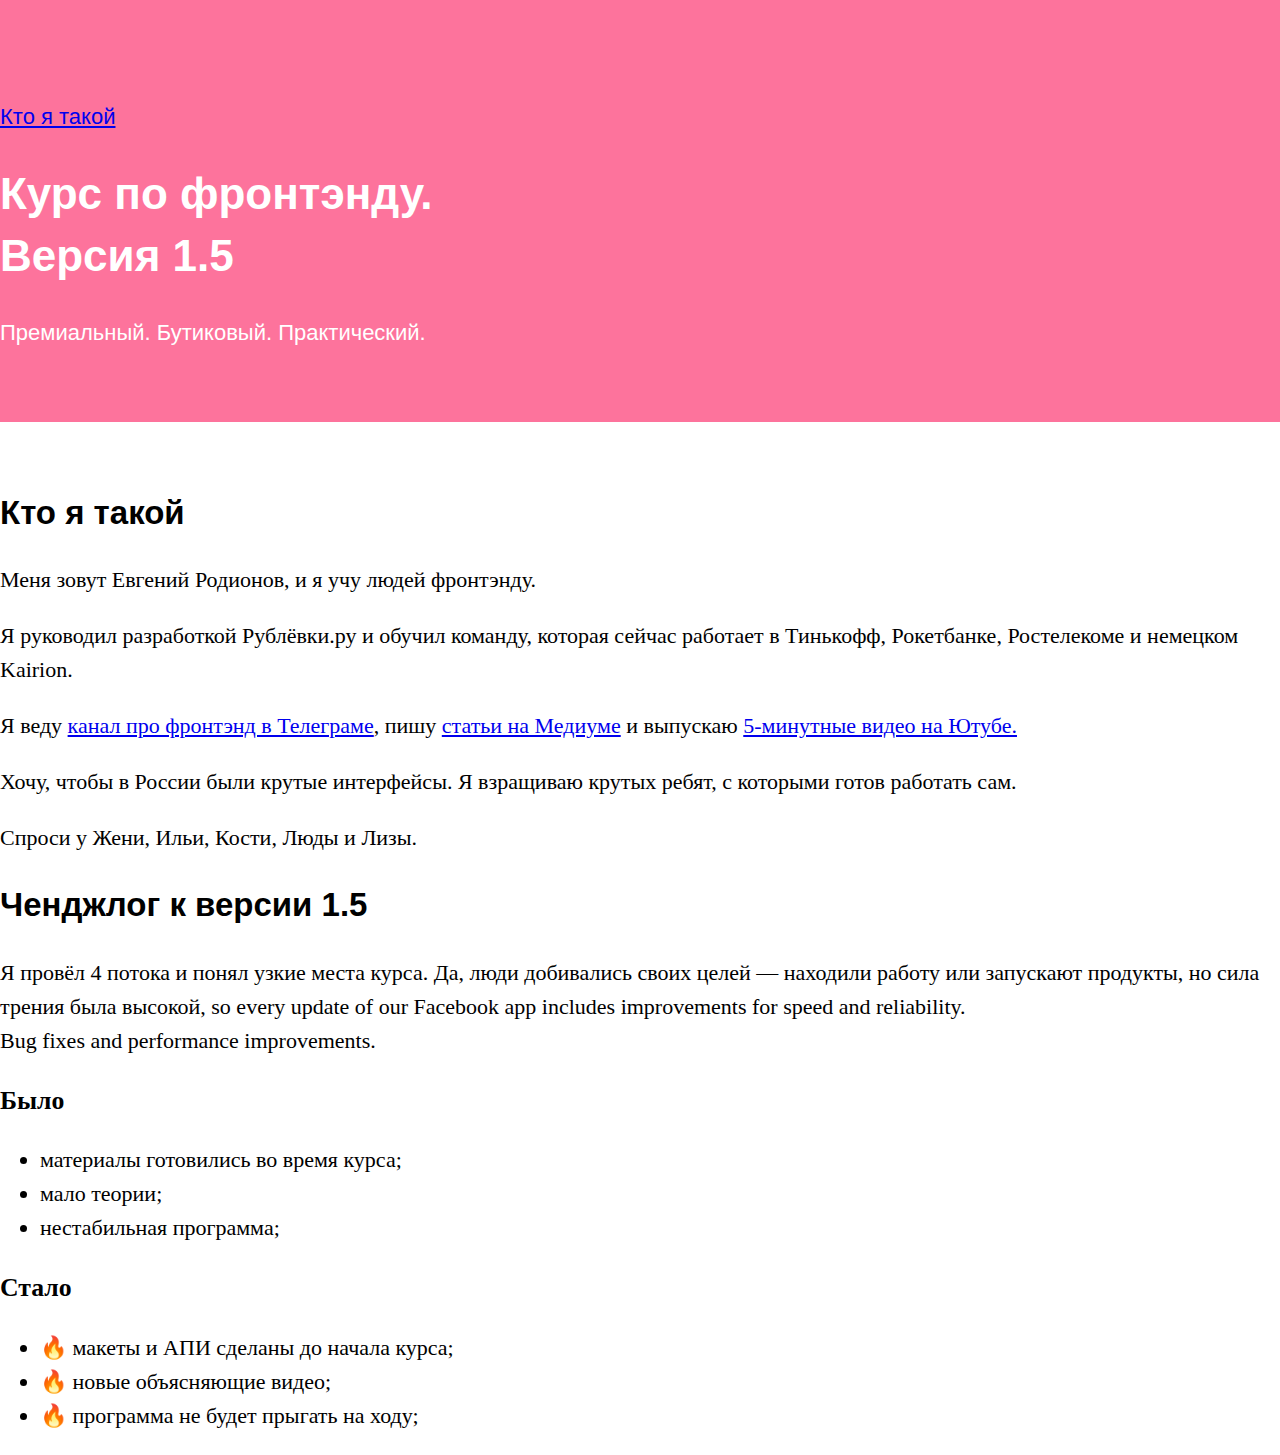
<file: index.html>
<!DOCTYPE html>
<html>
  
  <head>
    <title>Курс по фронтэнду 1.5</title>
    <link rel="stylesheet" href="./normalize.css">
    <link rel="stylesheet" href="./index.css">
  </head>
  
  <body>
    <header>
      <nav><a href="#whoami">Кто я такой</a></nav>
      <h1>Курс по фронтэнду.<br>Версия 1.5</h1>
      <p>Премиальный. Бутиковый. Практический.</p>
    </header>

    <main>
      <section id="whoami">
        <h2>Кто я такой</h2>
        <p>Меня зовут Евгений Родионов, и я учу людей фронтэнду.</p>
        <p>Я руководил разработкой Рублёвки.ру и обучил команду,
          которая сейчас работает в Тинькофф, Рокетбанке, Ростелекоме
          и немецком Kairion.</p>
        <p>Я веду
          <a href="https://t.me/joinchat/AAAAAEJm-90MEdkLhYprhw">канал про фронтэнд в Телеграме</a>, пишу
          <a href="https://medium.com/родионов-и-разработка">статьи на Медиуме</a> и выпускаю
          <a href="https://www.youtube.com/evgenyrodionov">5-минутные видео на Ютубе.</a></p>
        <p>Хочу, чтобы в России были крутые интерфейсы.
          Я взращиваю крутых ребят, с которыми готов работать сам.</p>
        <aside>Спроси у Жени, Ильи, Кости, Люды и Лизы.</aside>
      </section>
      
      <section id="changelog">
        <h2>Ченджлог к версии 1.5</h2>
        <p>Я провёл 4 потока и понял узкие места курса.
          Да, люди добивались своих целей — находили работу или запускают продукты,
          но сила трения была высокой, so every update of our Facebook app
          includes improvements for speed and reliability.
          <br>Bug fixes and performance improvements.</p>
        
        <h3>Было</h3>
        <ul>
          <li>материалы готовились во время курса;</li>
          <li>мало теории;</li>
          <li>нестабильная программа;</li>
        </ul>
        
        <h3>Стало</h3>
        <ul>
          <li>&#128293; макеты и АПИ сделаны до начала курса;</li>
          <li>&#128293; новые объясняющие видео;</li>
          <li>&#128293; программа не будет прыгать на ходу;</li>
        </ul>
      </section>
    </main>
  </body>

</html>
</file>
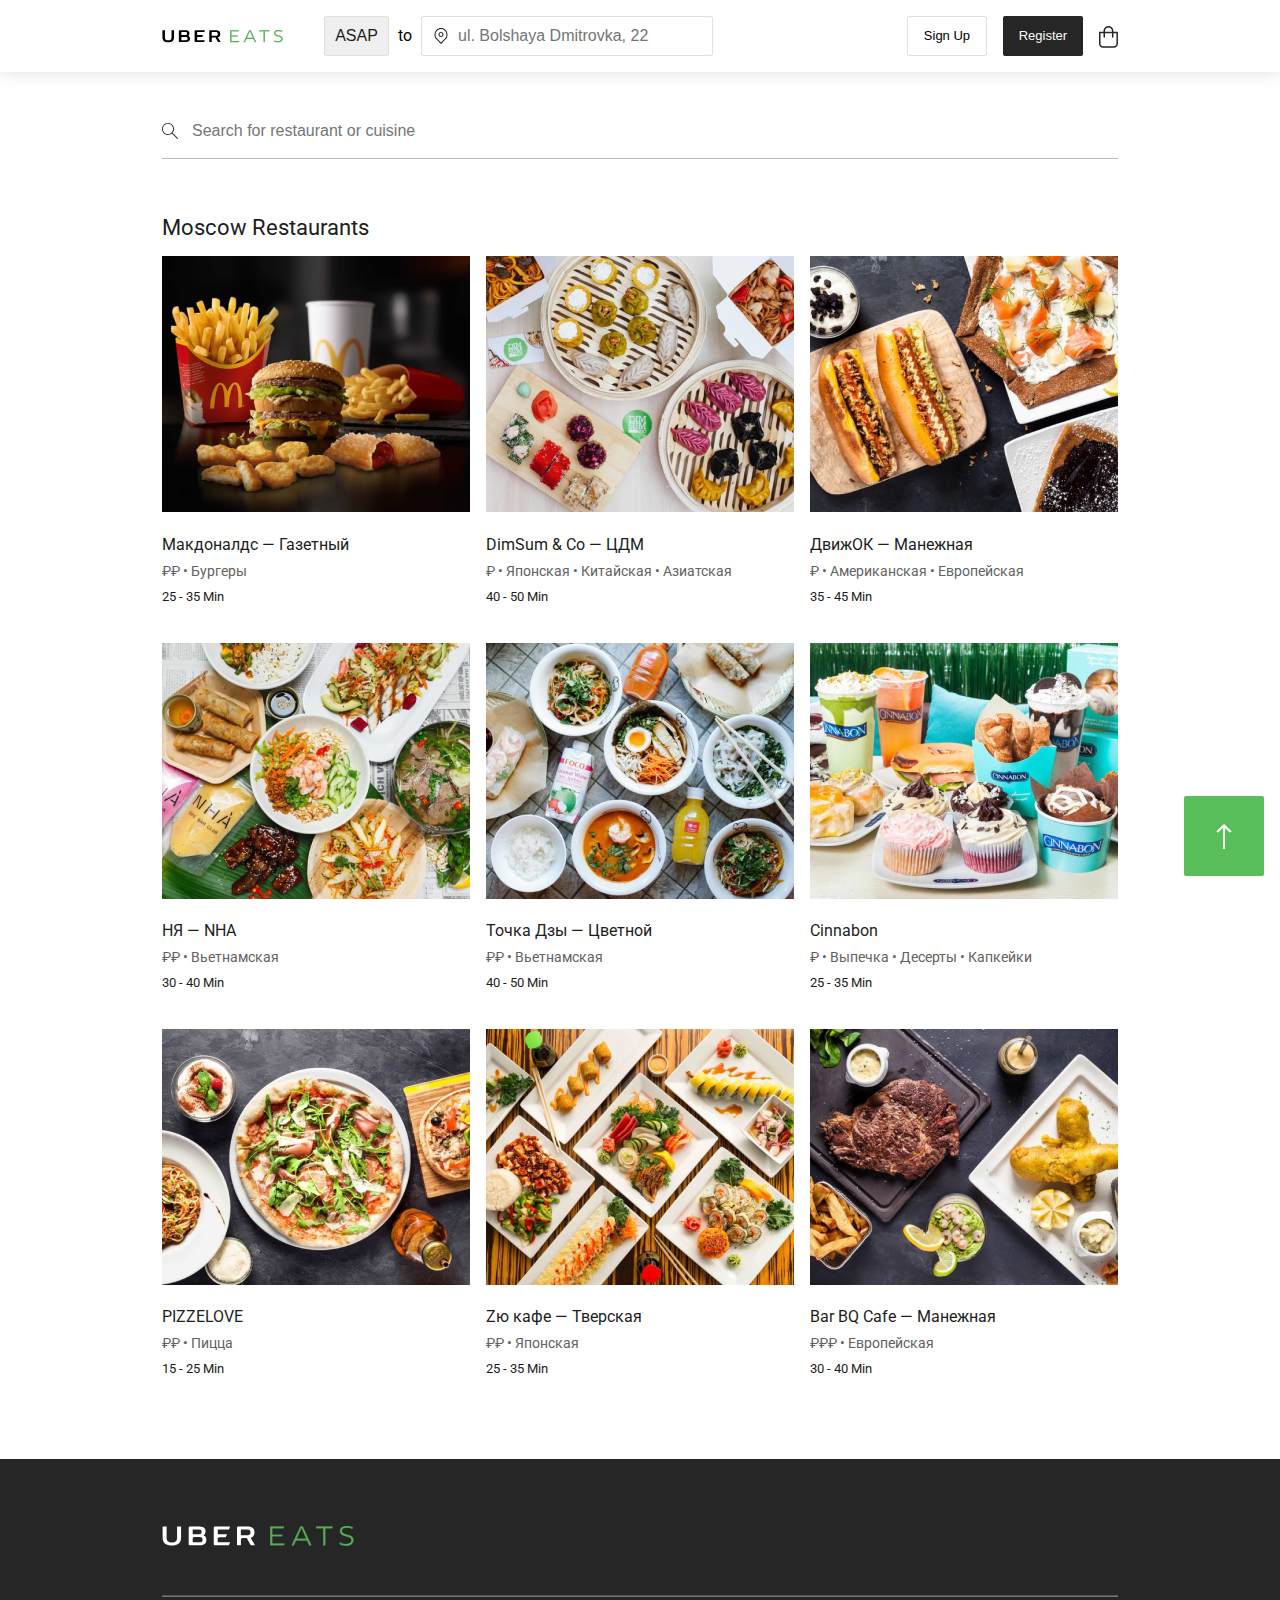
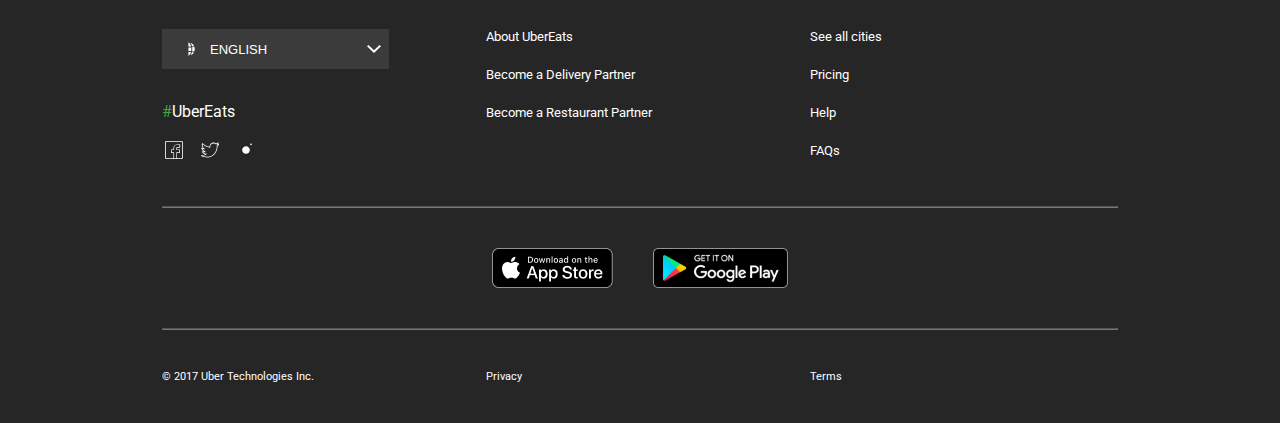
<file: ubereats/index.html>
<!DOCTYPE html>
<html>
<head>
  <title>UberEats</title>
  <meta charset="utf-8">
  <meta http-equiv="X-UA-Compatible" content="IE=edge">
  <meta name="viewport" content="width=device-width, initial-scale=1">
  <link rel="stylesheet" href="./css/normalize.css">
  <link rel="stylesheet" href="./css/styles.css?v=1">
  <link rel="stylesheet" href="https://fonts.googleapis.com/css?family=Roboto">
  <link rel="shortcut icon" href="./favicon.ico" type="image/x-icon">
</head>
<body>

  <header class="header">
    <div class="container">
      <div class="row">

        <div class="col-md-2 col-sm-2 col-xs-4">
          <div class="logo">
            <img class="logo__item" src="./images/logo-black.svg" alt="UberEats" title="UberEats">
          </div>
        </div>

        <div class="col-md-6 col-sm-6">
          <div class="location">
            <form class="location__form" action="#">
              <select class="location__time" name="time">
                <option value="ASAP">ASAP</option>
              </select>
              <p class="location__text">to</p>
              <input class="location__address" type="text" placeholder="ul. Bolshaya Dmitrovka, 22"></label>
            </form>
          </div>
        </div>

        <div class="col-md-4 col-sm-3 col-xs-6">
          <div class="header__buttons">
            <button class="header__button header__button--sign-up">Sign Up</button>
            <button class="header__button header__button--register header__button--margin-right">Register</button>
            <button class="header__button-basket"></button>
          </div>
        </div>

      </div>
    </div>
  </header>

  <section class="restaurant-list">
    <div class="container">
      <div class="row">

        <div class="col-md-12 col-sm-12 col-xs-12">
          <div class="restaurant-list__search">
            <form class="restaurant-list__form" action="#">
              <input class="restaurant-list__input" type="text" placeholder="Search for restaurant or cuisine">
            </form>
          </div>
        </div>

        <div class="col-xs-12">
          <div class="location location--mobile">
            <form class="location__form" action="#">
              <label class="location__label">When
                <select class="location__time" name="time">
                  <option value="ASAP">ASAP</option>
                </select>
              </label>
              <label class="location__label location__label--margin-right">To<input class="location__address" type="text" placeholder="ul. Bolshaya Dmitrovka, 22"></label>
            </form>
          </div>
        </div>
        
        <div class="col-xs-12">
          <h1 class="restaurant-list__title">
            Moscow Restaurants
          </h1>
        </div>

        <div class="col-md-4 col-sm-6 col-xs-12">
          <div class="restaurant-list__item">
            <img class="restaurant-list__photo" src="./images/photo1.png" alt="Макдоналдс — Газетный" title="Макдоналдс — Газетный">
            <h2 class="restaurant-list__name">Макдоналдс — Газетный</h2>
            <h3 class="restaurant-list__category">₽₽ • Бургеры</h3>
            <h4 class="restaurant-list__time">25 - 35 Min</h4>
          </div>
        </div>

        <div class="col-md-4 col-sm-6 col-xs-12">
          <div class="restaurant-list__item">
            <img class="restaurant-list__photo" src="./images/photo2.png" alt="DimSum & Co — ЦДМ" title="DimSum & Co — ЦДМ">
            <h2 class="restaurant-list__name">DimSum & Co — ЦДМ</h2>
            <h3 class="restaurant-list__category">₽ • Японская • Китайская • Азиатская</h3>
            <h4 class="restaurant-list__time">40 - 50 Min</h4>
          </div>
        </div>

        <div class="col-md-4 col-sm-6 col-xs-12">
          <div class="restaurant-list__item">
            <img class="restaurant-list__photo" src="./images/photo3.png" alt="ДвижОК — Манежная" title="ДвижОК — Манежная">
            <h2 class="restaurant-list__name">ДвижОК — Манежная</h2>
            <h3 class="restaurant-list__category">₽ • Американская • Европейская</h3>
            <h4 class="restaurant-list__time">35 - 45 Min</h4>
          </div>
        </div>

        <div class="col-md-4 col-sm-6 col-xs-12">
          <div class="restaurant-list__item">
            <img class="restaurant-list__photo" src="./images/photo4.png" alt="НЯ — NHA" title="НЯ — NHA">
            <h2 class="restaurant-list__name">НЯ — NHA</h2>
            <h3 class="restaurant-list__category">₽₽ • Вьетнамская</h3>
            <h4 class="restaurant-list__time">30 - 40 Min</h4>
          </div>
        </div>

        <div class="col-md-4 col-sm-6 col-xs-12">
          <div class="restaurant-list__item">
            <img class="restaurant-list__photo" src="./images/photo5.png" alt="Точка Дзы — Цветной" title="Точка Дзы — Цветной">
            <h2 class="restaurant-list__name">Точка Дзы — Цветной</h2>
            <h3 class="restaurant-list__category">₽₽ • Вьетнамская</h3>
            <h4 class="restaurant-list__time">40 - 50 Min</h4>
          </div>
        </div>

        <div class="col-md-4 col-sm-6 col-xs-12">
          <div class="restaurant-list__item">
            <img class="restaurant-list__photo" src="./images/photo6.png" alt="Cinnabon" title="Cinnabon">
            <h2 class="restaurant-list__name">Cinnabon</h2>
            <h3 class="restaurant-list__category">₽ • Выпечка • Десерты • Капкейки</h3>
            <h4 class="restaurant-list__time">25 - 35 Min</h4>
          </div>
        </div>

        <div class="col-md-4 col-sm-6 col-xs-12">
          <div class="restaurant-list__item">
            <img class="restaurant-list__photo" src="./images/photo7.png" alt="PIZZELOVE" title="PIZZELOVE">
            <h2 class="restaurant-list__name">PIZZELOVE</h2>
            <h3 class="restaurant-list__category">₽₽ • Пицца</h3>
            <h4 class="restaurant-list__time">15 - 25 Min</h4>
          </div>
        </div>

        <div class="col-md-4 col-sm-6 col-xs-12">
          <div class="restaurant-list__item">
            <img class="restaurant-list__photo" src="./images/photo8.png" alt="Zю кафе — Тверская" title="Zю кафе — Тверская">
            <h2 class="restaurant-list__name">Zю кафе — Тверская</h2>
            <h3 class="restaurant-list__category">₽₽ • Японская</h3>
            <h4 class="restaurant-list__time">25 - 35 Min</h4>
          </div>
        </div>

        <div class="col-md-4 col-sm-6 col-xs-12">
          <div class="restaurant-list__item">
            <img class="restaurant-list__photo" src="./images/photo9.png" alt="Bar BQ Cafe — Манежная" title="Bar BQ Cafe — Манежная">
            <h2 class="restaurant-list__name">Bar BQ Cafe — Манежная</h2>
            <h3 class="restaurant-list__category">₽₽₽ • Европейская</h3>
            <h4 class="restaurant-list__time">30 - 40 Min</h4>
          </div>
        </div>

      </div>
    </div>
  </section>

  <footer class="footer">
    <div class="container">
      <div class="row">
        
        <div class="col-md-12 col-sm-12 col-xs-12">
          <div class="logo logo--footer">
            <img class="logo__item logo__item--footer" src="./images/logo-white.svg" alt="UberEats" title="UberEats">
          </div>
          <hr class="footer__line">
        </div>

        <div class="col-md-4 col-sm-4 col-xs-12">
          <div class="footer__language">
            <select class="footer__select" name="language">
              <option value="English">English</option>
            </select>
          </div>

          <h5 class="footer__hash-tag">
            <span class="footer__hash-tag--green">#</span>UberEats
          </h5>
          
          <div class="footer__social">
            <a class="social-item social-item--facebook" href="#"></a>
            <a class="social-item social-item--twitter" href="#"></a>
            <a class="social-item social-item--instagram" href="#"></a>
          </div>
        </div>

        <div class="col-md-4 col-sm-4 col-xs-12">
          <div class="footer__menu footer__menu--margin-top">
            <a class="menu-item" href="#">About UberEats</a>
            <a class="menu-item" href="#">Become a Delivery Partner</a>
            <a class="menu-item" href="#">Become a Restaurant Partner</a>
          </div>
        </div>

        <div class="col-md-4 col-sm-4 col-xs-12">
          <div class="footer__menu footer__menu--margin-bottom">
            <a class="menu-item" href="#">See all cities</a>
            <a class="menu-item" href="#">Pricing</a>
            <a class="menu-item" href="#">Help</a>
            <a class="menu-item" href="#">FAQs</a>
          </div>
        </div>

        <div class="col-md-12 col-sm-12 col-xs-12">
          <hr class="footer__line">
        </div>

        <div class="col-md-12 col-sm-12 col-xs-12">
          <div class="footer__apps">
            <a class="link-app link-app--appstore" href="#"></a>
            <a class="link-app link-app--googleplay" href="#"></a>
          </div>
        </div>

        <div class="col-md-12 col-sm-12 col-xs-12">
          <hr class="footer__line">
        </div>

        <div class="col-md-4 col-sm-4 col-xs-12">
          <p class="footer__copyright footer__copyright--margin-top" href="#">© 2017 Uber Technologies Inc.</p>
        </div>
        <div class="col-md-4 col-sm-4 col-xs-12">
          <a class="footer__copyright" href="#">Privacy</a>
        </div>
        <div class="col-md-4 col-sm-4 col-xs-12">
          <a class="footer__copyright footer__copyright--margin-bottom" href="#">Terms</a>
        </div>

      </div>
    </div>
  </footer>

  <a class="body__scroll" href="#"></a>
  
</body>
</html>
</file>
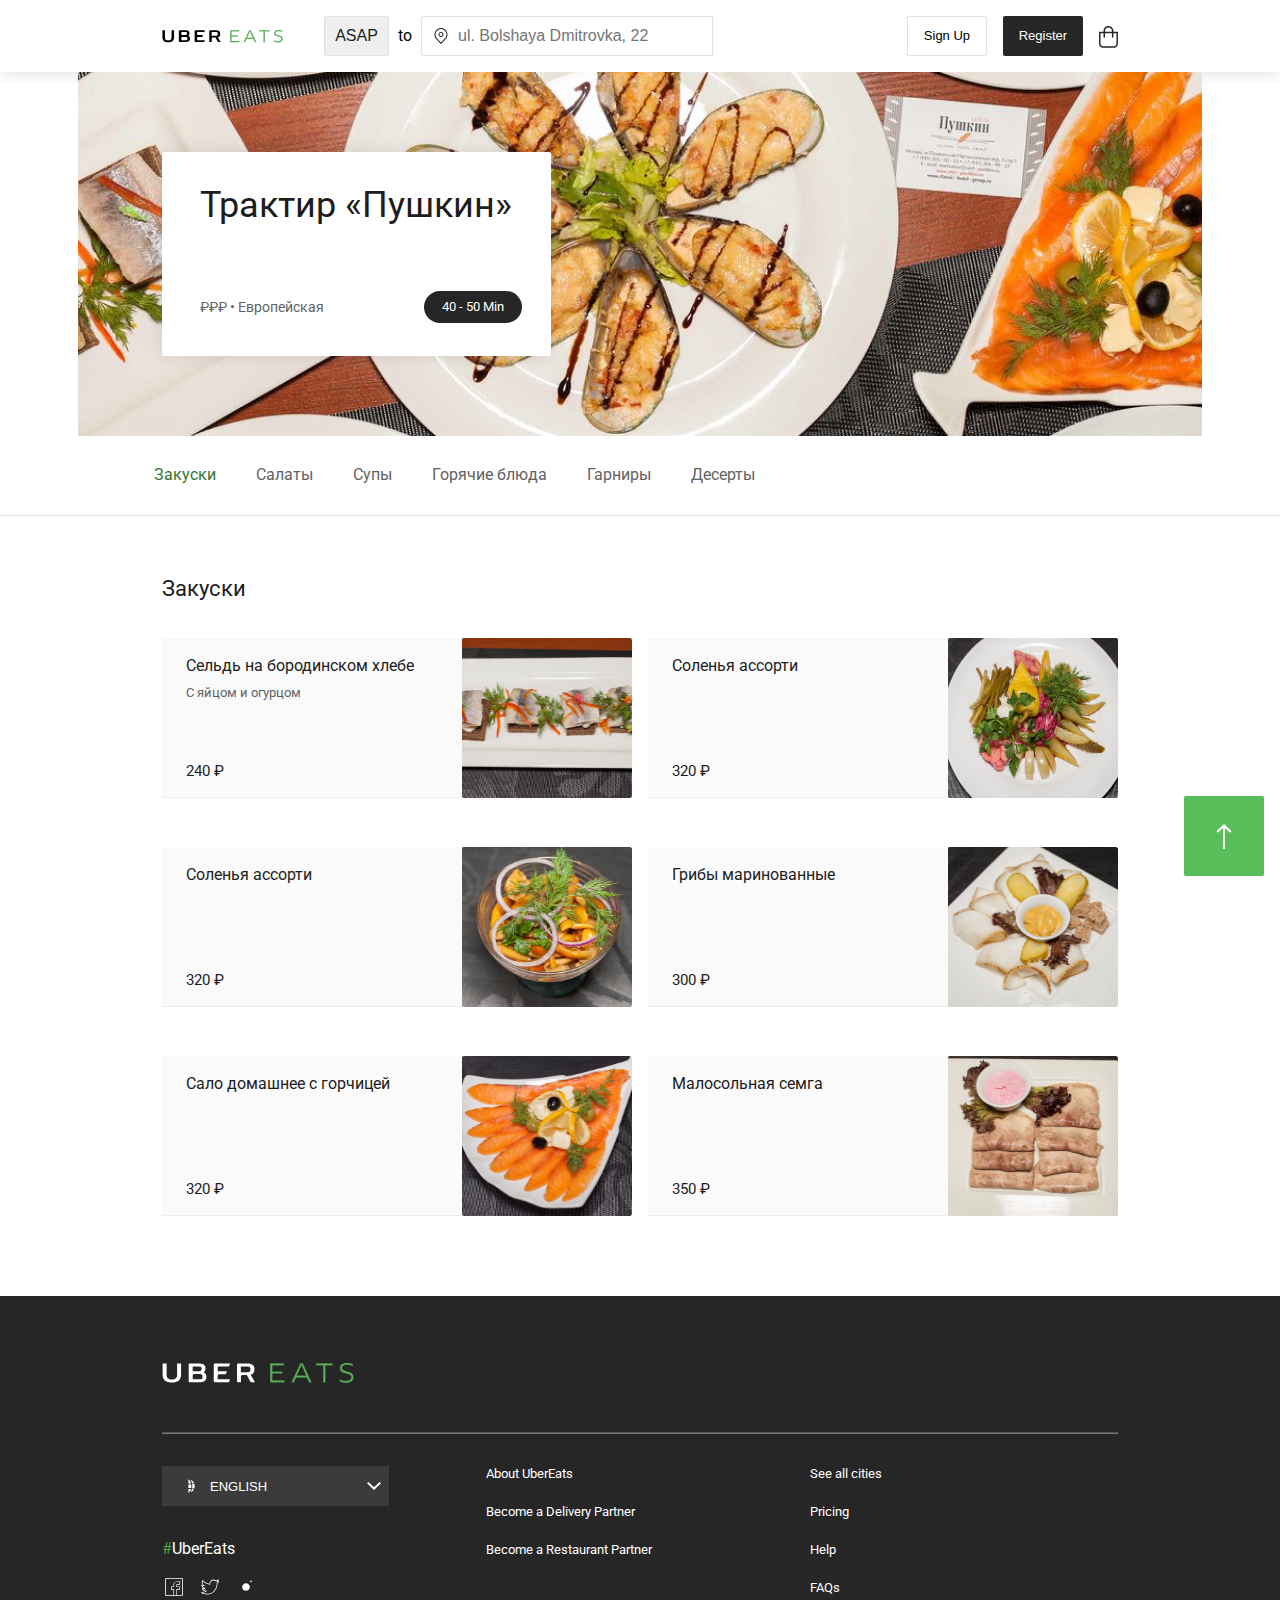
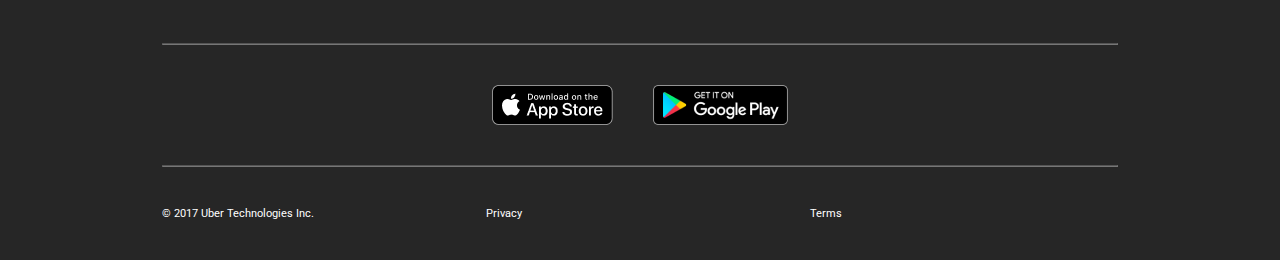
<file: ubereats/page.html>
<!DOCTYPE html>
<html>
<head>
  <title>UberEats</title>
  <meta charset="utf-8">
  <meta http-equiv="X-UA-Compatible" content="IE=edge">
  <meta name="viewport" content="width=device-width, initial-scale=1">
  <link rel="stylesheet" href="./css/normalize.css">
  <link rel="stylesheet" href="./css/styles.css">
  <link rel="stylesheet" href="https://fonts.googleapis.com/css?family=Roboto">
  <link rel="shortcut icon" href="./favicon.ico" type="image/x-icon">
</head>
<body>
    
  <header class="header">
    <div class="container">
      <div class="row">

        <div class="col-md-2 col-sm-2 col-xs-4">
          <div class="logo">
            <img class="logo__item" src="./images/logo-black.svg" alt="UberEats" title="UberEats">
          </div>
        </div>

        <div class="col-md-6 col-sm-6">
          <div class="location">
            <form class="location__form" action="#">
              <select class="location__time" name="time">
                <option value="ASAP">ASAP</option>
              </select>
              <p class="location__text">to</p>
              <input class="location__address" type="text" placeholder="ul. Bolshaya Dmitrovka, 22"></label>
            </form>
          </div>
        </div>

        <div class="col-md-4 col-sm-3 col-xs-6">
          <div class="header__buttons">
            <button class="header__button header__button--sign-up">Sign Up</button>
            <button class="header__button header__button--register header__button--margin-right">Register</button>
            <button class="header__button-basket"></button>
          </div>
        </div>

      </div>
    </div>
  </header>

  <section class="hero">
    <div class="container">
      <div class="row">

        <div class="col-md-5 col-sm-7 col-xs-12">
          <div class="hero__item">
            <h1 class="hero__title">Трактир «Пушкин»</h1>
            <h2 class="hero__info">₽₽₽ • Европейская</h2>
            <span class="hero__time">40 - 50 Min</span>
          </div>
        </div>

      </div>
    </div>
  </section>
  
  <nav class="nav">
    <div class="container">
      <div class="row">

        <a class="nav__link nav__link--active" href="#">Закуски</a>
        <a class="nav__link" href="#">Салаты</a>
        <a class="nav__link" href="#">Супы</a>
        <a class="nav__link" href="#">Горячие блюда</a>
        <a class="nav__link" href="#">Гарниры</a>
        <a class="nav__link" href="#">Десерты</a>

      </div>
    </div>
  </nav>

  <section class="menu">
    <div class="container">
      <div class="row">

        <div class="col-xs-12">
          <h3 class="menu__title">Закуски</h3>
          <hr class="menu__line">
        </div>

        <div class="col-md-6 col-xs-12">
          <div class="menu__item menu__item--margin-top">
            <div class="menu__description">
              <h4 class="menu__name">Сельдь на бородинском хлебе</h4>
              <h6 class="menu__info">С яйцом и огурцом</h6>
              <h5 class="menu__price">240 ₽</h5>
            </div>
            <img class="menu__img" src="./images/menu__item1.jpg" alt="Сельдь на бородинском хлебе">
          </div>
        </div>
        
        <div class="col-md-6 col-xs-12">
          <div class="menu__item">
            <div class="menu__description">
              <h4 class="menu__name">Соленья ассорти</h4>
              <h5 class="menu__price menu__price--without-info">320 ₽</h5>
            </div>
            <img class="menu__img" src="./images/menu__item2.jpg" alt="Соленья ассорти">
          </div>
        </div>

        <div class="col-md-6 col-xs-12">
          <div class="menu__item menu__item--margin-top menu__item--row-margin">
            <div class="menu__description">
              <h4 class="menu__name">Соленья ассорти</h4>
              <h5 class="menu__price menu__price--without-info">320 ₽</h5>
            </div>
            <img class="menu__img" src="./images/menu__item3.jpg" alt="Соленья ассорти">
          </div>
        </div>

        <div class="col-md-6 col-xs-12">
          <div class="menu__item menu__item--row-margin">
            <div class="menu__description">
              <h4 class="menu__name">Грибы маринованные</h4>
              <h5 class="menu__price menu__price--without-info">300 ₽</h5>
            </div>
            <img class="menu__img" src="./images/menu__item4.jpg" alt="Грибы маринованные">
          </div>
        </div>
        
        <div class="col-md-6 col-xs-12">
          <div class="menu__item menu__item--row-margin">
            <div class="menu__description">
              <h4 class="menu__name">Сало домашнее с горчицей</h4>
              <h5 class="menu__price menu__price--without-info">320 ₽</h5>
            </div>
            <img class="menu__img" src="./images/menu__item5.jpg" alt="Сало домашнее с горчицей">
          </div>
        </div>

        <div class="col-md-6 col-xs-12">
          <div class="menu__item menu__item--row-margin">
            <div class="menu__description">
              <h4 class="menu__name">Малосольная семга</h4>
              <h5 class="menu__price menu__price--without-info">350 ₽</h5>
            </div>
            <img class="menu__img" src="./images/menu__item6.jpg" alt="Малосольная семга">
          </div>
        </div>

      </div>
    </div>
  </section>

  <footer class="footer footer--page">
    <div class="container">
      <div class="row">
        
        <div class="col-md-12 col-sm-12 col-xs-12">
          <div class="logo logo--footer">
            <img class="logo__item logo__item--footer" src="./images/logo-white.svg" alt="UberEats" title="UberEats">
          </div>
          <hr class="footer__line">
        </div>

        <div class="col-md-4 col-sm-4 col-xs-12">
          <div class="footer__language">
            <select class="footer__select" name="language">
              <option value="English">English</option>
            </select>
          </div>

          <h5 class="footer__hash-tag">
            <span class="footer__hash-tag--green">#</span>UberEats
          </h5>
          
          <div class="footer__social">
            <a class="social-item social-item--facebook" href="#"></a>
            <a class="social-item social-item--twitter" href="#"></a>
            <a class="social-item social-item--instagram" href="#"></a>
          </div>
        </div>

        <div class="col-md-4 col-sm-4 col-xs-12">
          <div class="footer__menu footer__menu--margin-top">
            <a class="menu-item" href="#">About UberEats</a>
            <a class="menu-item" href="#">Become a Delivery Partner</a>
            <a class="menu-item" href="#">Become a Restaurant Partner</a>
          </div>
        </div>

        <div class="col-md-4 col-sm-4 col-xs-12">
          <div class="footer__menu footer__menu--margin-bottom">
            <a class="menu-item" href="#">See all cities</a>
            <a class="menu-item" href="#">Pricing</a>
            <a class="menu-item" href="#">Help</a>
            <a class="menu-item" href="#">FAQs</a>
          </div>
        </div>

        <div class="col-md-12 col-sm-12 col-xs-12">
          <hr class="footer__line">
        </div>

        <div class="col-md-12 col-sm-12 col-xs-12">
          <div class="footer__apps">
            <a class="link-app link-app--appstore" href="#"></a>
            <a class="link-app link-app--googleplay" href="#"></a>
          </div>
        </div>

        <div class="col-md-12 col-sm-12 col-xs-12">
          <hr class="footer__line">
        </div>

        <div class="col-md-4 col-sm-4 col-xs-12">
          <p class="footer__copyright footer__copyright--margin-top" href="#">© 2017 Uber Technologies Inc.</p>
        </div>
        <div class="col-md-4 col-sm-4 col-xs-12">
          <a class="footer__copyright" href="#">Privacy</a>
        </div>
        <div class="col-md-4 col-sm-4 col-xs-12">
          <a class="footer__copyright footer__copyright--margin-bottom" href="#">Terms</a>
        </div>

      </div>
    </div>
  </footer>

  <a class="body__scroll" href="#"></a>

</body>
</html>
</file>
<file: index.css>
html {
  box-sizing: border-box;
}

*,
*:after,
*:before {
  box-sizing: inherit;
}

body {
  font-size: 22px;
  line-height: 34px;
}

header,
nav {
  background: #FD739C;
  color: #fff;
  font-family: Arial, Helvetica, sans-serif;
}

header {
  padding: 100px 0 50px;
}

h1,
h2 {
  font-family: Arial, Helvetica, sans-serif;
  line-height: 1.4;
}

section:first-child {
  padding-top: 40px;
}
</file>
<file: ubereats/css/styles.css>
/* # Flexbox-сетка */
.container {
  margin-left: auto;
  margin-right: auto;
  box-sizing: border-box;
  padding-left: 8px;
  padding-right: 8px;  
}

@media (min-width: 768px) {
  .container {
    width: 768px;
  }
}

@media (min-width: 992px) {
  .container {
    width: 972px;
  }
}

.row {
  display: flex;
  flex-wrap: wrap;
  margin-left: -8px;
  margin-right: -8px;
}

.col-xs-1,
.col-xs-2,
.col-xs-3,
.col-xs-4,
.col-xs-5,
.col-xs-6,
.col-xs-7,
.col-xs-8,
.col-xs-9,
.col-xs-10,
.col-xs-11,
.col-xs-12 {
  padding-left: 8px;
  padding-right: 8px;
  box-sizing: border-box;
}

.col-xs-1 { flex-basis: 8.3333% }
.col-xs-2 { flex-basis: 16.6666% }
.col-xs-3 { flex-basis: 24.9999% }
.col-xs-4 { flex-basis: 33.3333% }
.col-xs-5 { flex-basis: 41.6665% }
.col-xs-6 { flex-basis: 49.9998% }
.col-xs-7 { flex-basis: 58.3331% }
.col-xs-8 { flex-basis: 66.6664% }
.col-xs-9 { flex-basis: 74.9997% }
.col-xs-10 { flex-basis: 83.3333% }
.col-xs-11 { flex-basis: 91.6663% }
.col-xs-12 { flex-basis: 100% }

@media (min-width: 768px) {
  .col-sm-1,
  .col-sm-2,
  .col-sm-3,
  .col-sm-4,
  .col-sm-5,
  .col-sm-6,
  .col-sm-7,
  .col-sm-8,
  .col-sm-9,
  .col-sm-10,
  .col-sm-11,
  .col-sm-12 {
    padding-left: 8px;
    padding-right: 8px;
    box-sizing: border-box;
  }

  .col-sm-1 { flex-basis: 8.3333% }
  .col-sm-2 { flex-basis: 16.6666% }
  .col-sm-3 { flex-basis: 24.9999% }
  .col-sm-4 { flex-basis: 33.3333% }
  .col-sm-5 { flex-basis: 41.6665% }
  .col-sm-6 { flex-basis: 49.9998% }
  .col-sm-7 { flex-basis: 58.3331% }
  .col-sm-8 { flex-basis: 66.6664% }
  .col-sm-9 { flex-basis: 74.9997% }
  .col-sm-10 { flex-basis: 83.3333% }
  .col-sm-11 { flex-basis: 91.6663% }
  .col-sm-12 { flex-basis: 100% }
}

@media (min-width: 992px) {
  .col-md-1,
  .col-md-2,
  .col-md-3,
  .col-md-4,
  .col-md-5,
  .col-md-6,
  .col-md-7,
  .col-md-8,
  .col-md-9,
  .col-md-10,
  .col-md-11,
  .col-md-12 {
    padding-left: 8px;
    padding-right: 8px;
    box-sizing: border-box;
  }

  .col-md-1 { flex-basis: 8.3333% }
  .col-md-2 { flex-basis: 16.6666% }
  .col-md-3 { flex-basis: 24.9999% }
  .col-md-4 { flex-basis: 33.3333% }
  .col-md-5 { flex-basis: 41.6665% }
  .col-md-6 { flex-basis: 49.9998% }
  .col-md-7 { flex-basis: 58.3331% }
  .col-md-8 { flex-basis: 66.6664% }
  .col-md-9 { flex-basis: 74.9997% }
  .col-md-10 { flex-basis: 83.3333% }
  .col-md-11 { flex-basis: 91.6663% }
  .col-md-12 { flex-basis: 100% }
}

html {
  box-sizing: border-box;
}

*,
*:after,
*:before {
  box-sizing: inherit;
}

/* # Стили сайта */
body {
  font-family: 'Roboto', sans-serif;
  font-weight: normal;
}

h1,
h2,
h3,
h4,
h5,
h6,
p {
  font-weight: normal;
}

/* ## index.html */
/* # Header */
.header {
  display: flex;
  align-items: center;
  height: 72px;
  background: #fff;
  box-shadow: 0px 0px 16px rgba(38, 38, 38, 0.16);
}

/* # Логотип */
.logo {
  display: flex;
  align-items: center;
  height: 40px;
  width: 128px;
}

.logo--footer {
  margin-top: 56px;
  margin-bottom: 40px;
}

.logo__item {
  width: 107px;
}

.logo__item--footer {
  width: 192px;
}

@media (min-width: 768px) {
  .logo__item {
    width: 121px;
  }
  .logo__item--footer {
    width: 192px;
  }
}

/* # Адрес и время доставки */
.location {
  display: none;
}

@media (min-width: 768px) {
  .location {
    display: flex;
    justify-content: flex-start;
    align-content: center;
  }
}

.location__form {
  display: flex;
  flex-direction: row;
  align-items: center;
}

.location--mobile {
  display: flex;
  margin-top: 24px;
}

@media (min-width: 768px) {
  .location--mobile {
    display: none;
  }
}

.location__time {
  display: inline-flex;
  align-items: center;
  justify-content: center;
  width: 65px;
  height: 40px;
  border: 1px solid #E0E0E0;
  border-radius: 2px;
  font-size: 13px;
  color: #1D1D1D;
  line-height: 24px;
  margin-top: 8px;
  appearance: none;
  -moz-appearance: none;
  -ms-progress-appearance: none;
  -webkit-appearance: none;
  text-align: center;
  text-align-last: center;
}

@media (min-width: 768px) {
  .location__time {
    width: 57px;
    margin-top: 0px;
  }
}

@media (min-width: 992px) {
  .location__time {
    font-size: 16px;
    width: 65px;
  }
}

.location__text {
  display: inline-flex;
  margin: 0px 9px 0px 9px;
}

@media (min-width: 768px) {
  .location__text {
    font-size: 13px;
  }
}

@media (min-width: 992px) {
  .location__text {
    font-size: 16px;
  }
}

.location__label {
  font-size: 11px;
  line-height: 13px;
  color: #626262;
  display: flex;
  flex-direction: column;
  margin-right: 16px;
}

.location__label--margin-right {
  margin-right: 0px;
}

.location__address {
  display: inline-flex;
  align-items: center;
  justify-content: center;
  width: 223px;
  height: 40px;
  border: 1px solid #E0E0E0;
  border-radius: 2px;
  color: #1D1D1D;
  font-size: 13px;
  line-height: 24px;
  padding-left: 36px;
  outline: none;
  background: url('../images/location.svg') no-repeat 12px;
  margin-top: 8px;
}

@media (min-width: 768px) {
  .location__address {
    font-size: 13px;
    width: 215px;
    margin-top: 0px;
  }
}

@media (min-width: 992px) {
  .location__address {
    font-size: 16px;
    width: 292px;
  }
}

/* # Кнопки входа, регистрации и корзины */
.header__buttons {
  display: flex;
  justify-content: flex-end;
  align-items: center;
}

.header__button {
  display: flex;
  align-items: center;
  justify-content: center;
  width: 72px;
  height: 40px;
  border-radius: 2px;
  font-size: 11px;
  line-height: 13px;
  margin-right: 16px;
  font-size: 11px;
}

.header__button:hover {
  cursor: pointer;
}

@media (min-width: 768px) {
  .header__button {
    font-size: 13px;
    line-height: 24px;
    width: 80px;
  }
}

.header__button--sign-up {
  border: 1px solid #E0E0E0;
  background: #fff;
}

.header__button--register {
  background: #262626;
  color: #fff;
  border: none;
}

.header__button--margin-right {
  margin-right: 0px;
}

.header__button-basket {
  display: none;
  width: 19px;
  height: 23px;
  background: url('../images/header__button-basket.svg') no-repeat;
  border: none;
}

@media (min-width: 768px) {
  .header__button-basket {
    display: flex;
  }
  .header__button--margin-right {
    margin-right: 16px;
  }
}

.header__button-basket:hover {
  cursor: pointer;
}

/* # Поле поиска */
.restaurant-list__search {
  margin-top: 32px;
}

.restaurant-list__input {
  display: flex;
  padding: 15px 0px 15px 30px;
  width: 100%;
  border: none;
  border-bottom: 1px solid rgba(117,117,117,0.5);
  color: rgba(98,98,98,0.3);
  font-size: 13px;
  line-height: 24px;
  outline: none;
  background: url('../images/search.svg') no-repeat 0px;
  background-size: 16px;
}

@media (min-width: 768px) {
  .restaurant-list__input {
    font-size: 16px;
  }
}

/* Список ресторанов */
.restaurant-list__title {
  font-size: 22px;
  color: #1D1D1D;
  margin: 56px 0px -20px 0px;
}

.restaurant-list__item {
  margin-top: 36px;
}

.restaurant-list__photo {
  height: 250px;
  width: 100%;
}

@media (min-width: 768px) {
  .restaurant-list__photo {
    height: 256px;
    width: 100%;
  }
}

.restaurant-list__name {
  font-size: 16px;
  color: #1D1D1D;
  margin: 16px 0px 4px 0px;
  line-height: 24px;
}

.restaurant-list__category {
  display: inline-flex;
  font-size: 14px;
  color: #626262;
  margin: 0px 0px 4px 0px;
  line-height: 21px;
}

.restaurant-list__time {
  font-size: 13px;
  color: #1D1D1D;
  margin: 0;
  line-height: 21px;
}

/* Футер */

.footer {
  display: flex;
  margin-top: 80px;
  background: #262626;
}

.footer--page {
  margin-top: 40px;
}

@media (min-width: 768px) {
  .footer--page {
    margin-top: 48px;
  }
}

@media (min-width: 992px) {
  .footer--page {
    margin-top: 80px;
  }
}

.footer__line {
  opacity: 0.4;
  margin: 0px;
}

.footer__menu--margin-top {
  margin-top: 32px;
}

.footer__menu--margin-bottom {
  margin-bottom: 40px;
}

@media (min-width: 768px) {
  .footer__menu {
    margin-top: 32px;
    margin-bottom: 48px;
  }
}

.footer__language {
  background: #3B3B3B;
  width: 173px;
  margin-top: 32px;
}

@media (min-width: 768px) {
  .footer__language {
    width: 176px;
  }
}

@media (min-width: 992px) {
  .footer__language {
    width: 227px;
  }
}

.footer__select {
  display: flex;
  width: 227px;
  height: 40px;
  border: none;
  border-radius: 2px;
  background: url(../images/world.svg) no-repeat 26px,
              url(../images/select-icon.svg) no-repeat 150px;
  outline: none;
  color: #fff;
  font-size: 13px;
  line-height: 13px;
  padding-left: 48px;
  text-transform: uppercase; 
  -webkit-appearance: none;
}

@media (min-width: 768px) {
  .footer__select {
    background: url(../images/world.svg) no-repeat 26px, url(../images/select-icon.svg) no-repeat 153px;
  }
}

@media (min-width: 992px) {
  .footer__select {
    background: url(../images/world.svg) no-repeat 26px, url(../images/select-icon.svg) no-repeat 205px;
  }
}

.footer__hash-tag {
  font-size: 16px;
  line-height: 19px;
  color: #fff;
  margin: 33px 0px 17px 0px;
}

.footer__hash-tag--green {
  color: #49A144;
}

.footer__social {
  display: flex;
  margin-right: 15px;
}

.social-item {
  display: inline-flex;
  width: 24px;
  height: 24px;
  margin-right: 12px;
}

.social-item--facebook {
  background: url('../images/facebook.svg') no-repeat;
}

.social-item--twitter {
  background: url('../images/twitter.svg') no-repeat;
}

.social-item--instagram {
  background: url('../images/instagram.svg') no-repeat;
}

.menu-item {
  display: flex;
  color: #fff;
  text-decoration: none;
  font-size: 13px;
  line-height: 15px;
  margin: 0px 0px 23px 0px;
}

.footer__apps {
  display: flex;
  justify-content: center;
}

.link-app {
  margin: 25px 12.5px;
}

.link-app--appstore {
  width: 107px;
  height: 36px;
  background: url(../images/appstore.png) no-repeat;
  background-size: cover;
}

.link-app--googleplay {
  width: 124px;
  height: 36px;
  background: url(../images/gplay.png) no-repeat;
  background-size: cover;
}

@media (min-width: 768px) {
  .link-app--appstore {
    width: 121px;
    height: 40px;
  }
  .link-app--googleplay {
    width: 135px;
    height: 40px;
  }
  .link-app {
    margin: 40px 20px;
  }
}

.footer__copyright {
  display: flex;
  color: #fff;
  text-decoration: none;
  font-size: 11px;
  line-height: 13px;
  margin: 12px 0;
}

@media (min-width: 768px) {
  .footer__copyright {
    margin: 40px 0;
  }
}

.footer__copyright--margin-top {
  margin-top: 40px;
}

.footer__copyright--margin-bottom {
  margin-bottom: 40px;
}

.body__scroll {
  width: 64px;
  height: 64px;
  position: fixed;
  right: 16px;
  bottom: 24px;
  background: #59BD5A url(../images/arrow.svg) no-repeat center;
  border-radius: 2px;
}

@media (min-width: 768px) {
  .body__scroll {
    width: 80px;
    height: 80px;
  }
}

/* ## page.html */
.hero {
  height: 255px;
  background: url('../images/hero--mobile.jpg') no-repeat center;
}

@media (min-width: 768px) {
  .hero {
    display: flex;
    align-items: center;
    height: 364px;
    background: url('../images/hero.jpg') no-repeat center; 
  }
}

.hero__item {
  display: flex;
  flex-direction: column;
  align-items: center;
  justify-content: center;
  background: #fff;
  border-radius: 2px;
  box-shadow: 0px 0px 16px rgba(117, 117, 117, 0.2);
  width: 100%;
  height: 180px;
  margin-top: 131px;
}

@media (min-width: 768px) {
  .hero__item{
    height: 204px;
    align-items: center;
    justify-content: left;
    padding-left: 48px;
    flex-direction: row;
    flex-wrap: wrap;
    margin-top: 0px;
  }
}

@media (min-width: 992px) {
  .hero__item{
    padding-left: 38px;
  }
}

.hero__title {
  font-size: 24px;
  color: #1D1D1D;
  margin: 0px;
}

@media (min-width: 768px) {
  .hero__title {
    font-size: 36px;
  }
}

.hero__info {
  font-size: 14px;
  color: #626262;
  margin: 40px 0px 0px 0px;
}

@media (min-width: 768px) {
  .hero__info {
    margin: 0px 100px 0px 0px;
  }
}

.hero__time {
  font-size: 13px;
  color: #fff;
  border-radius: 16px;
  background: #262626;
  width: 98px;
  height: 32px;
  display: flex;
  justify-content: center;
  align-items: center;
  margin-top: 16px;
}

@media (min-width: 768px) {
  .hero__time {
    margin: 0px;
  }
}

/* Навигация */
.nav {
  display: none;
}

@media (min-width: 768px) {
  .nav {
    display: flex;
    align-items: center;
    justify-content: flex-start;
    background: #FFFFFF;
    border-bottom: 1px solid rgba(117, 117, 117, 0.2);
    height: 80px;
  }

  .nav__link {
    color: #626262;
    font-size: 16px;
    margin-right: 40px;
    text-decoration: none;
  }

  .nav__link--active {
    color: #327430;
  }
}

/* Открытое меню */
.menu__title {
  font-size: 22px;
  line-height: 34px;
  color: #1D1D1D;
  text-align: center;
  margin: 105px 0px 0px 0px;
}

@media (min-width: 768px) {
  .menu__title {
    text-align: left;
    margin-top: 56px;
  }
}

.menu__line {
  width: 50px;
  height: 1px;
  background: #757575;
  margin: 12px auto 0px auto;
}

@media (min-width: 768px) {
  .menu__line {
    display: none;
  }
}

.menu__item {
  display: flex;
  margin-top: 16px;
  justify-content: space-between;
  border-bottom: 1px solid rgba(117,117,117,0.1);
}

@media (min-width: 768px) {
  .menu__item {
    margin-top: 32px;
    background: rgba(117,117,117,0.04);
    padding-left: 24px;
    height: 160px;
  }
}

@media (min-width: 768px) {
  .menu__description{
    display: flex;
    flex-direction: column;
    justify-content: center;
  }
}

.menu__item--margin-top {
  margin-top: 43px;
}

@media (min-width: 768px) {
  .menu__item--margin-top {
    margin-top: 32px;
  }
}

@media (min-width: 992px) {
  .menu__item--row-margin {
    margin-top: 49px;
  }
}

.menu__name {
  font-size: 14px;
  line-height: 24px;
  color: #1D1D1D;
  margin: 0;
  text-overflow: ellipsis;
  white-space: nowrap;
  overflow: hidden;
  width: 170px;
}

@media (min-width: 768px) {
  .menu__name {
    font-size: 16px;
    line-height: 24px;
    width: 100%;
  }
}

.menu__info {
  font-size: 13px;
  line-height: 21px;
  color: #626262;
  margin: 4px 0px 0px 0px;
}

.menu__price {
  font-size: 15px;
  line-height: 21px;
  color: #1D1D1D;
  margin: 16px 0px 0px 0px;
}

@media (min-width: 768px) {
  .menu__price {
    margin: 58px 0px 0px 0px;
  }
}

.menu__price--without-info {
  margin-top: 41px;
}

@media (min-width: 768px) {
  .menu__price--without-info {
    margin: 83px 0px 0px 0px;
  }
}

.menu__img {
  width: 102px;
  height: 102px;
}

@media (min-width: 768px) {
  .menu__img {
    width: 200px;
    height: 160px;
  }
}

@media (min-width: 992px) {
  .menu__img {
    width: 170px;
    height: 160px;
  }
}
</file>
